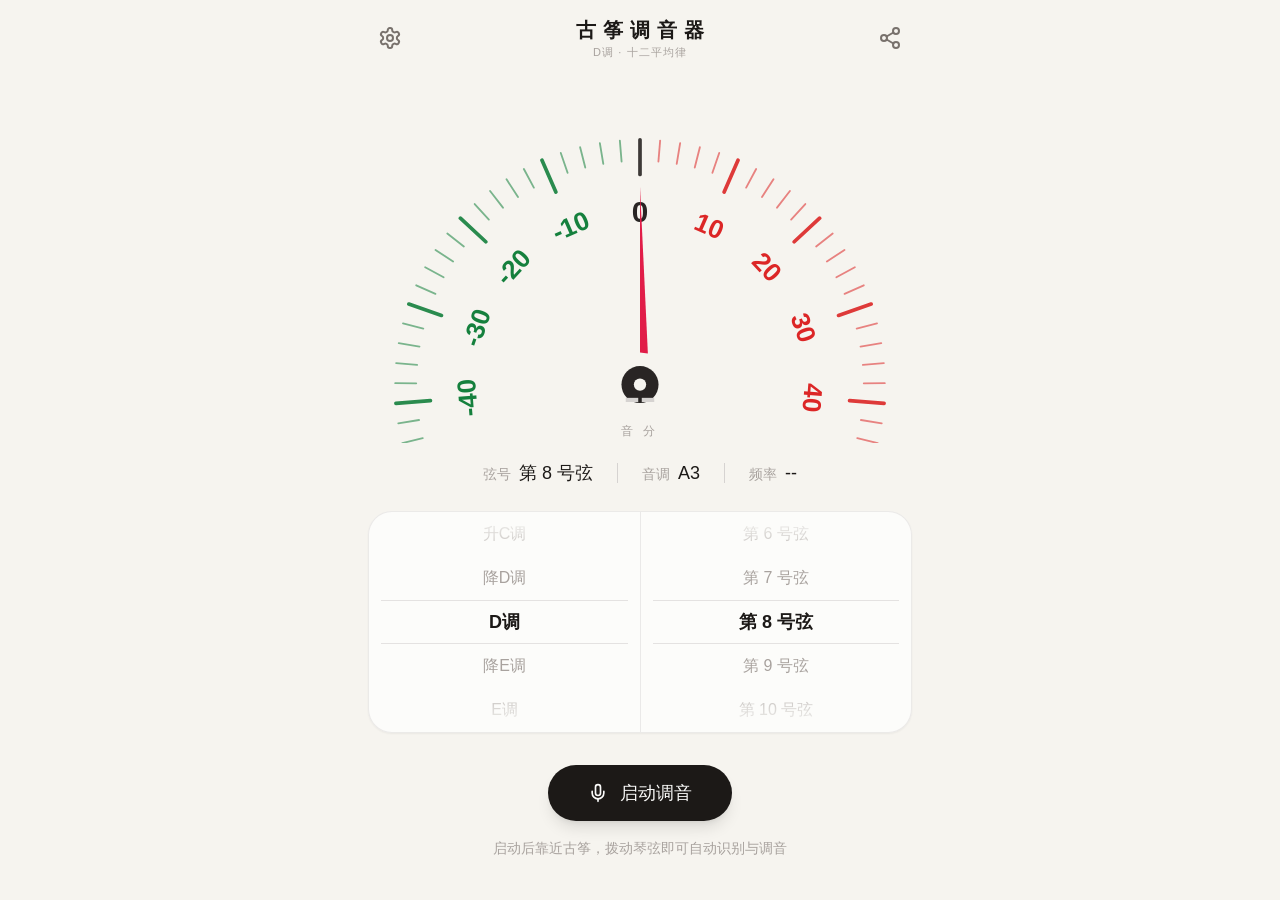
<file: index.html>
<!doctype html>
<html lang="zh-CN">
  <head>
    <meta charset="UTF-8" />
    <meta name="viewport" content="width=device-width, initial-scale=1.0, viewport-fit=cover" />
    <meta name="theme-color" content="#f6f4ef" />
    <title>古筝调音器</title>
    <script type="module" crossorigin src="./assets/index-DOPLGcma.js"></script>
    <link rel="stylesheet" crossorigin href="./assets/index-Cr3sYjxu.css">
  </head>
  <body>
    <div id="root"></div>
  </body>
</html>
</file>
<file: assets/index-Cr3sYjxu.css>
*,:before,:after{--tw-border-spacing-x: 0;--tw-border-spacing-y: 0;--tw-translate-x: 0;--tw-translate-y: 0;--tw-rotate: 0;--tw-skew-x: 0;--tw-skew-y: 0;--tw-scale-x: 1;--tw-scale-y: 1;--tw-pan-x: ;--tw-pan-y: ;--tw-pinch-zoom: ;--tw-scroll-snap-strictness: proximity;--tw-gradient-from-position: ;--tw-gradient-via-position: ;--tw-gradient-to-position: ;--tw-ordinal: ;--tw-slashed-zero: ;--tw-numeric-figure: ;--tw-numeric-spacing: ;--tw-numeric-fraction: ;--tw-ring-inset: ;--tw-ring-offset-width: 0px;--tw-ring-offset-color: #fff;--tw-ring-color: rgb(59 130 246 / .5);--tw-ring-offset-shadow: 0 0 #0000;--tw-ring-shadow: 0 0 #0000;--tw-shadow: 0 0 #0000;--tw-shadow-colored: 0 0 #0000;--tw-blur: ;--tw-brightness: ;--tw-contrast: ;--tw-grayscale: ;--tw-hue-rotate: ;--tw-invert: ;--tw-saturate: ;--tw-sepia: ;--tw-drop-shadow: ;--tw-backdrop-blur: ;--tw-backdrop-brightness: ;--tw-backdrop-contrast: ;--tw-backdrop-grayscale: ;--tw-backdrop-hue-rotate: ;--tw-backdrop-invert: ;--tw-backdrop-opacity: ;--tw-backdrop-saturate: ;--tw-backdrop-sepia: ;--tw-contain-size: ;--tw-contain-layout: ;--tw-contain-paint: ;--tw-contain-style: }::backdrop{--tw-border-spacing-x: 0;--tw-border-spacing-y: 0;--tw-translate-x: 0;--tw-translate-y: 0;--tw-rotate: 0;--tw-skew-x: 0;--tw-skew-y: 0;--tw-scale-x: 1;--tw-scale-y: 1;--tw-pan-x: ;--tw-pan-y: ;--tw-pinch-zoom: ;--tw-scroll-snap-strictness: proximity;--tw-gradient-from-position: ;--tw-gradient-via-position: ;--tw-gradient-to-position: ;--tw-ordinal: ;--tw-slashed-zero: ;--tw-numeric-figure: ;--tw-numeric-spacing: ;--tw-numeric-fraction: ;--tw-ring-inset: ;--tw-ring-offset-width: 0px;--tw-ring-offset-color: #fff;--tw-ring-color: rgb(59 130 246 / .5);--tw-ring-offset-shadow: 0 0 #0000;--tw-ring-shadow: 0 0 #0000;--tw-shadow: 0 0 #0000;--tw-shadow-colored: 0 0 #0000;--tw-blur: ;--tw-brightness: ;--tw-contrast: ;--tw-grayscale: ;--tw-hue-rotate: ;--tw-invert: ;--tw-saturate: ;--tw-sepia: ;--tw-drop-shadow: ;--tw-backdrop-blur: ;--tw-backdrop-brightness: ;--tw-backdrop-contrast: ;--tw-backdrop-grayscale: ;--tw-backdrop-hue-rotate: ;--tw-backdrop-invert: ;--tw-backdrop-opacity: ;--tw-backdrop-saturate: ;--tw-backdrop-sepia: ;--tw-contain-size: ;--tw-contain-layout: ;--tw-contain-paint: ;--tw-contain-style: }*,:before,:after{box-sizing:border-box;border-width:0;border-style:solid;border-color:#e5e7eb}:before,:after{--tw-content: ""}html,:host{line-height:1.5;-webkit-text-size-adjust:100%;-moz-tab-size:4;-o-tab-size:4;tab-size:4;font-family:ui-sans-serif,system-ui,sans-serif,"Apple Color Emoji","Segoe UI Emoji",Segoe UI Symbol,"Noto Color Emoji";font-feature-settings:normal;font-variation-settings:normal;-webkit-tap-highlight-color:transparent}body{margin:0;line-height:inherit}hr{height:0;color:inherit;border-top-width:1px}abbr:where([title]){-webkit-text-decoration:underline dotted;text-decoration:underline dotted}h1,h2,h3,h4,h5,h6{font-size:inherit;font-weight:inherit}a{color:inherit;text-decoration:inherit}b,strong{font-weight:bolder}code,kbd,samp,pre{font-family:ui-monospace,SFMono-Regular,Menlo,Monaco,Consolas,Liberation Mono,Courier New,monospace;font-feature-settings:normal;font-variation-settings:normal;font-size:1em}small{font-size:80%}sub,sup{font-size:75%;line-height:0;position:relative;vertical-align:baseline}sub{bottom:-.25em}sup{top:-.5em}table{text-indent:0;border-color:inherit;border-collapse:collapse}button,input,optgroup,select,textarea{font-family:inherit;font-feature-settings:inherit;font-variation-settings:inherit;font-size:100%;font-weight:inherit;line-height:inherit;letter-spacing:inherit;color:inherit;margin:0;padding:0}button,select{text-transform:none}button,input:where([type=button]),input:where([type=reset]),input:where([type=submit]){-webkit-appearance:button;background-color:transparent;background-image:none}:-moz-focusring{outline:auto}:-moz-ui-invalid{box-shadow:none}progress{vertical-align:baseline}::-webkit-inner-spin-button,::-webkit-outer-spin-button{height:auto}[type=search]{-webkit-appearance:textfield;outline-offset:-2px}::-webkit-search-decoration{-webkit-appearance:none}::-webkit-file-upload-button{-webkit-appearance:button;font:inherit}summary{display:list-item}blockquote,dl,dd,h1,h2,h3,h4,h5,h6,hr,figure,p,pre{margin:0}fieldset{margin:0;padding:0}legend{padding:0}ol,ul,menu{list-style:none;margin:0;padding:0}dialog{padding:0}textarea{resize:vertical}input::-moz-placeholder,textarea::-moz-placeholder{opacity:1;color:#9ca3af}input::placeholder,textarea::placeholder{opacity:1;color:#9ca3af}button,[role=button]{cursor:pointer}:disabled{cursor:default}img,svg,video,canvas,audio,iframe,embed,object{display:block;vertical-align:middle}img,video{max-width:100%;height:auto}[hidden]:where(:not([hidden=until-found])){display:none}html{-webkit-text-size-adjust:100%}body{--tw-bg-opacity: 1;background-color:rgb(246 244 239 / var(--tw-bg-opacity, 1));--tw-text-opacity: 1;color:rgb(28 25 23 / var(--tw-text-opacity, 1));-webkit-font-smoothing:antialiased;-moz-osx-font-smoothing:grayscale;font-family:-apple-system,BlinkMacSystemFont,PingFang SC,Noto Sans SC,Microsoft YaHei,Segoe UI,sans-serif}.font-serif{font-family:Songti SC,STSong,"Noto Serif SC",SimSun,Georgia,serif}.pointer-events-none{pointer-events:none}.fixed{position:fixed}.absolute{position:absolute}.relative{position:relative}.inset-0{top:0;right:0;bottom:0;left:0}.inset-x-0{left:0;right:0}.bottom-1{bottom:.25rem}.left-3{left:.75rem}.right-3{right:.75rem}.z-50{z-index:50}.-m-2{margin:-.5rem}.mx-auto{margin-left:auto;margin-right:auto}.mb-2{margin-bottom:.5rem}.mb-3{margin-bottom:.75rem}.mb-4{margin-bottom:1rem}.mr-3{margin-right:.75rem}.mt-1{margin-top:.25rem}.mt-2{margin-top:.5rem}.mt-3{margin-top:.75rem}.mt-4{margin-top:1rem}.mt-6{margin-top:1.5rem}.mt-7{margin-top:1.75rem}.mt-8{margin-top:2rem}.inline{display:inline}.flex{display:flex}.inline-flex{display:inline-flex}.grid{display:grid}.h-12{height:3rem}.h-14{height:3.5rem}.h-3{height:.75rem}.h-3\.5{height:.875rem}.h-4{height:1rem}.h-5{height:1.25rem}.h-6{height:1.5rem}.h-auto{height:auto}.h-full{height:100%}.min-h-screen{min-height:100vh}.w-14{width:3.5rem}.w-3{width:.75rem}.w-3\.5{width:.875rem}.w-4{width:1rem}.w-5{width:1.25rem}.w-6{width:1.5rem}.w-full{width:100%}.w-px{width:1px}.max-w-md{max-width:28rem}.max-w-xl{max-width:36rem}.flex-1{flex:1 1 0%}.shrink-0{flex-shrink:0}.transform{transform:translate(var(--tw-translate-x),var(--tw-translate-y)) rotate(var(--tw-rotate)) skew(var(--tw-skew-x)) skewY(var(--tw-skew-y)) scaleX(var(--tw-scale-x)) scaleY(var(--tw-scale-y))}@keyframes ping{75%,to{transform:scale(2);opacity:0}}.animate-ping{animation:ping 1s cubic-bezier(0,0,.2,1) infinite}.cursor-pointer{cursor:pointer}.select-none{-webkit-user-select:none;-moz-user-select:none;user-select:none}.select-all{-webkit-user-select:all;-moz-user-select:all;user-select:all}.snap-y{scroll-snap-type:y var(--tw-scroll-snap-strictness)}.snap-mandatory{--tw-scroll-snap-strictness: mandatory}.snap-center{scroll-snap-align:center}.list-decimal{list-style-type:decimal}.grid-cols-2{grid-template-columns:repeat(2,minmax(0,1fr))}.flex-col{flex-direction:column}.items-start{align-items:flex-start}.items-end{align-items:flex-end}.items-center{align-items:center}.items-baseline{align-items:baseline}.justify-center{justify-content:center}.justify-between{justify-content:space-between}.gap-0\.5{gap:.125rem}.gap-1{gap:.25rem}.gap-1\.5{gap:.375rem}.gap-2{gap:.5rem}.gap-3{gap:.75rem}.gap-4{gap:1rem}.gap-6{gap:1.5rem}.space-y-3>:not([hidden])~:not([hidden]){--tw-space-y-reverse: 0;margin-top:calc(.75rem * calc(1 - var(--tw-space-y-reverse)));margin-bottom:calc(.75rem * var(--tw-space-y-reverse))}.divide-x>:not([hidden])~:not([hidden]){--tw-divide-x-reverse: 0;border-right-width:calc(1px * var(--tw-divide-x-reverse));border-left-width:calc(1px * calc(1 - var(--tw-divide-x-reverse)))}.divide-y>:not([hidden])~:not([hidden]){--tw-divide-y-reverse: 0;border-top-width:calc(1px * calc(1 - var(--tw-divide-y-reverse)));border-bottom-width:calc(1px * var(--tw-divide-y-reverse))}.divide-stone-100>:not([hidden])~:not([hidden]){--tw-divide-opacity: 1;border-color:rgb(245 245 244 / var(--tw-divide-opacity, 1))}.divide-stone-200\/80>:not([hidden])~:not([hidden]){border-color:#e7e5e4cc}.overflow-hidden{overflow:hidden}.overflow-y-auto{overflow-y:auto}.truncate{overflow:hidden;text-overflow:ellipsis;white-space:nowrap}.rounded-2xl{border-radius:1rem}.rounded-3xl{border-radius:1.5rem}.rounded-full{border-radius:9999px}.rounded-lg{border-radius:.5rem}.rounded-xl{border-radius:.75rem}.rounded-t-3xl{border-top-left-radius:1.5rem;border-top-right-radius:1.5rem}.border{border-width:1px}.border-y{border-top-width:1px;border-bottom-width:1px}.border-stone-200{--tw-border-opacity: 1;border-color:rgb(231 229 228 / var(--tw-border-opacity, 1))}.border-stone-200\/70{border-color:#e7e5e4b3}.border-stone-200\/80{border-color:#e7e5e4cc}.border-stone-300\/60{border-color:#d6d3d199}.bg-\[\#f6f4ef\]{--tw-bg-opacity: 1;background-color:rgb(246 244 239 / var(--tw-bg-opacity, 1))}.bg-\[\#faf9f6\]{--tw-bg-opacity: 1;background-color:rgb(250 249 246 / var(--tw-bg-opacity, 1))}.bg-amber-100{--tw-bg-opacity: 1;background-color:rgb(254 243 199 / var(--tw-bg-opacity, 1))}.bg-amber-100\/80{background-color:#fef3c7cc}.bg-red-400{--tw-bg-opacity: 1;background-color:rgb(248 113 113 / var(--tw-bg-opacity, 1))}.bg-red-500{--tw-bg-opacity: 1;background-color:rgb(239 68 68 / var(--tw-bg-opacity, 1))}.bg-stone-100\/80{background-color:#f5f5f4cc}.bg-stone-300{--tw-bg-opacity: 1;background-color:rgb(214 211 209 / var(--tw-bg-opacity, 1))}.bg-stone-900{--tw-bg-opacity: 1;background-color:rgb(28 25 23 / var(--tw-bg-opacity, 1))}.bg-stone-900\/40{background-color:#1c191766}.bg-white{--tw-bg-opacity: 1;background-color:rgb(255 255 255 / var(--tw-bg-opacity, 1))}.bg-white\/70{background-color:#ffffffb3}.bg-white\/80{background-color:#fffc}.p-2{padding:.5rem}.p-2\.5{padding:.625rem}.p-4{padding:1rem}.p-6{padding:1.5rem}.p-7{padding:1.75rem}.px-10{padding-left:2.5rem;padding-right:2.5rem}.px-2{padding-left:.5rem;padding-right:.5rem}.px-2\.5{padding-left:.625rem;padding-right:.625rem}.px-4{padding-left:1rem;padding-right:1rem}.px-5{padding-left:1.25rem;padding-right:1.25rem}.py-1{padding-top:.25rem;padding-bottom:.25rem}.py-1\.5{padding-top:.375rem;padding-bottom:.375rem}.py-2{padding-top:.5rem;padding-bottom:.5rem}.py-3{padding-top:.75rem;padding-bottom:.75rem}.py-3\.5{padding-top:.875rem;padding-bottom:.875rem}.py-4{padding-top:1rem;padding-bottom:1rem}.py-5{padding-top:1.25rem;padding-bottom:1.25rem}.pb-1{padding-bottom:.25rem}.pb-10{padding-bottom:2.5rem}.pb-12{padding-bottom:3rem}.pb-2{padding-bottom:.5rem}.pb-8{padding-bottom:2rem}.pl-5{padding-left:1.25rem}.pl-\[0\.35em\]{padding-left:.35em}.pt-1{padding-top:.25rem}.pt-2{padding-top:.5rem}.pt-4{padding-top:1rem}.text-left{text-align:left}.text-center{text-align:center}.font-serif{font-family:ui-serif,Georgia,Cambria,Times New Roman,Times,serif}.text-2xl{font-size:1.5rem;line-height:2rem}.text-5xl{font-size:3rem;line-height:1}.text-\[11px\]{font-size:11px}.text-\[13px\]{font-size:13px}.text-\[15px\]{font-size:15px}.text-base{font-size:1rem;line-height:1.5rem}.text-lg{font-size:1.125rem;line-height:1.75rem}.text-sm{font-size:.875rem;line-height:1.25rem}.text-xl{font-size:1.25rem;line-height:1.75rem}.text-xs{font-size:.75rem;line-height:1rem}.font-medium{font-weight:500}.font-semibold{font-weight:600}.tabular-nums{--tw-numeric-spacing: tabular-nums;font-variant-numeric:var(--tw-ordinal) var(--tw-slashed-zero) var(--tw-numeric-figure) var(--tw-numeric-spacing) var(--tw-numeric-fraction)}.leading-none{line-height:1}.leading-relaxed{line-height:1.625}.tracking-\[0\.35em\]{letter-spacing:.35em}.tracking-\[0\.3em\]{letter-spacing:.3em}.tracking-widest{letter-spacing:.1em}.text-amber-600{--tw-text-opacity: 1;color:rgb(217 119 6 / var(--tw-text-opacity, 1))}.text-amber-700{--tw-text-opacity: 1;color:rgb(180 83 9 / var(--tw-text-opacity, 1))}.text-amber-800{--tw-text-opacity: 1;color:rgb(146 64 14 / var(--tw-text-opacity, 1))}.text-green-600{--tw-text-opacity: 1;color:rgb(22 163 74 / var(--tw-text-opacity, 1))}.text-red-500{--tw-text-opacity: 1;color:rgb(239 68 68 / var(--tw-text-opacity, 1))}.text-red-600{--tw-text-opacity: 1;color:rgb(220 38 38 / var(--tw-text-opacity, 1))}.text-sky-600{--tw-text-opacity: 1;color:rgb(2 132 199 / var(--tw-text-opacity, 1))}.text-stone-300{--tw-text-opacity: 1;color:rgb(214 211 209 / var(--tw-text-opacity, 1))}.text-stone-400{--tw-text-opacity: 1;color:rgb(168 162 158 / var(--tw-text-opacity, 1))}.text-stone-50{--tw-text-opacity: 1;color:rgb(250 250 249 / var(--tw-text-opacity, 1))}.text-stone-500{--tw-text-opacity: 1;color:rgb(120 113 108 / var(--tw-text-opacity, 1))}.text-stone-600{--tw-text-opacity: 1;color:rgb(87 83 78 / var(--tw-text-opacity, 1))}.text-stone-700{--tw-text-opacity: 1;color:rgb(68 64 60 / var(--tw-text-opacity, 1))}.text-stone-800{--tw-text-opacity: 1;color:rgb(41 37 36 / var(--tw-text-opacity, 1))}.text-stone-900{--tw-text-opacity: 1;color:rgb(28 25 23 / var(--tw-text-opacity, 1))}.accent-stone-900{accent-color:#1c1917}.opacity-75{opacity:.75}.shadow-2xl{--tw-shadow: 0 25px 50px -12px rgb(0 0 0 / .25);--tw-shadow-colored: 0 25px 50px -12px var(--tw-shadow-color);box-shadow:var(--tw-ring-offset-shadow, 0 0 #0000),var(--tw-ring-shadow, 0 0 #0000),var(--tw-shadow)}.shadow-lg{--tw-shadow: 0 10px 15px -3px rgb(0 0 0 / .1), 0 4px 6px -4px rgb(0 0 0 / .1);--tw-shadow-colored: 0 10px 15px -3px var(--tw-shadow-color), 0 4px 6px -4px var(--tw-shadow-color);box-shadow:var(--tw-ring-offset-shadow, 0 0 #0000),var(--tw-ring-shadow, 0 0 #0000),var(--tw-shadow)}.shadow-sm{--tw-shadow: 0 1px 2px 0 rgb(0 0 0 / .05);--tw-shadow-colored: 0 1px 2px 0 var(--tw-shadow-color);box-shadow:var(--tw-ring-offset-shadow, 0 0 #0000),var(--tw-ring-shadow, 0 0 #0000),var(--tw-shadow)}.outline-none{outline:2px solid transparent;outline-offset:2px}.backdrop-blur-sm{--tw-backdrop-blur: blur(4px);-webkit-backdrop-filter:var(--tw-backdrop-blur) var(--tw-backdrop-brightness) var(--tw-backdrop-contrast) var(--tw-backdrop-grayscale) var(--tw-backdrop-hue-rotate) var(--tw-backdrop-invert) var(--tw-backdrop-opacity) var(--tw-backdrop-saturate) var(--tw-backdrop-sepia);backdrop-filter:var(--tw-backdrop-blur) var(--tw-backdrop-brightness) var(--tw-backdrop-contrast) var(--tw-backdrop-grayscale) var(--tw-backdrop-hue-rotate) var(--tw-backdrop-invert) var(--tw-backdrop-opacity) var(--tw-backdrop-saturate) var(--tw-backdrop-sepia)}.transition{transition-property:color,background-color,border-color,text-decoration-color,fill,stroke,opacity,box-shadow,transform,filter,backdrop-filter;transition-timing-function:cubic-bezier(.4,0,.2,1);transition-duration:.15s}.transition-all{transition-property:all;transition-timing-function:cubic-bezier(.4,0,.2,1);transition-duration:.15s}.duration-200{transition-duration:.2s}.no-scrollbar::-webkit-scrollbar{display:none}.no-scrollbar{scrollbar-width:none;-ms-overflow-style:none}.hover\:border-stone-400:hover{--tw-border-opacity: 1;border-color:rgb(168 162 158 / var(--tw-border-opacity, 1))}.hover\:bg-amber-100:hover{--tw-bg-opacity: 1;background-color:rgb(254 243 199 / var(--tw-bg-opacity, 1))}.hover\:bg-stone-200\/60:hover{background-color:#e7e5e499}.hover\:bg-stone-50:hover{--tw-bg-opacity: 1;background-color:rgb(250 250 249 / var(--tw-bg-opacity, 1))}.hover\:bg-stone-700:hover{--tw-bg-opacity: 1;background-color:rgb(68 64 60 / var(--tw-bg-opacity, 1))}.hover\:text-stone-600:hover{--tw-text-opacity: 1;color:rgb(87 83 78 / var(--tw-text-opacity, 1))}.hover\:text-stone-700:hover{--tw-text-opacity: 1;color:rgb(68 64 60 / var(--tw-text-opacity, 1))}.hover\:text-stone-800:hover{--tw-text-opacity: 1;color:rgb(41 37 36 / var(--tw-text-opacity, 1))}.focus\:border-stone-400:focus{--tw-border-opacity: 1;border-color:rgb(168 162 158 / var(--tw-border-opacity, 1))}.active\:scale-95:active{--tw-scale-x: .95;--tw-scale-y: .95;transform:translate(var(--tw-translate-x),var(--tw-translate-y)) rotate(var(--tw-rotate)) skew(var(--tw-skew-x)) skewY(var(--tw-skew-y)) scaleX(var(--tw-scale-x)) scaleY(var(--tw-scale-y))}.active\:bg-stone-100:active{--tw-bg-opacity: 1;background-color:rgb(245 245 244 / var(--tw-bg-opacity, 1))}.disabled\:opacity-50:disabled{opacity:.5}@media (min-width: 640px){.sm\:max-w-md{max-width:28rem}.sm\:items-center{align-items:center}.sm\:rounded-3xl{border-radius:1.5rem}.sm\:p-8{padding:2rem}}
</file>
